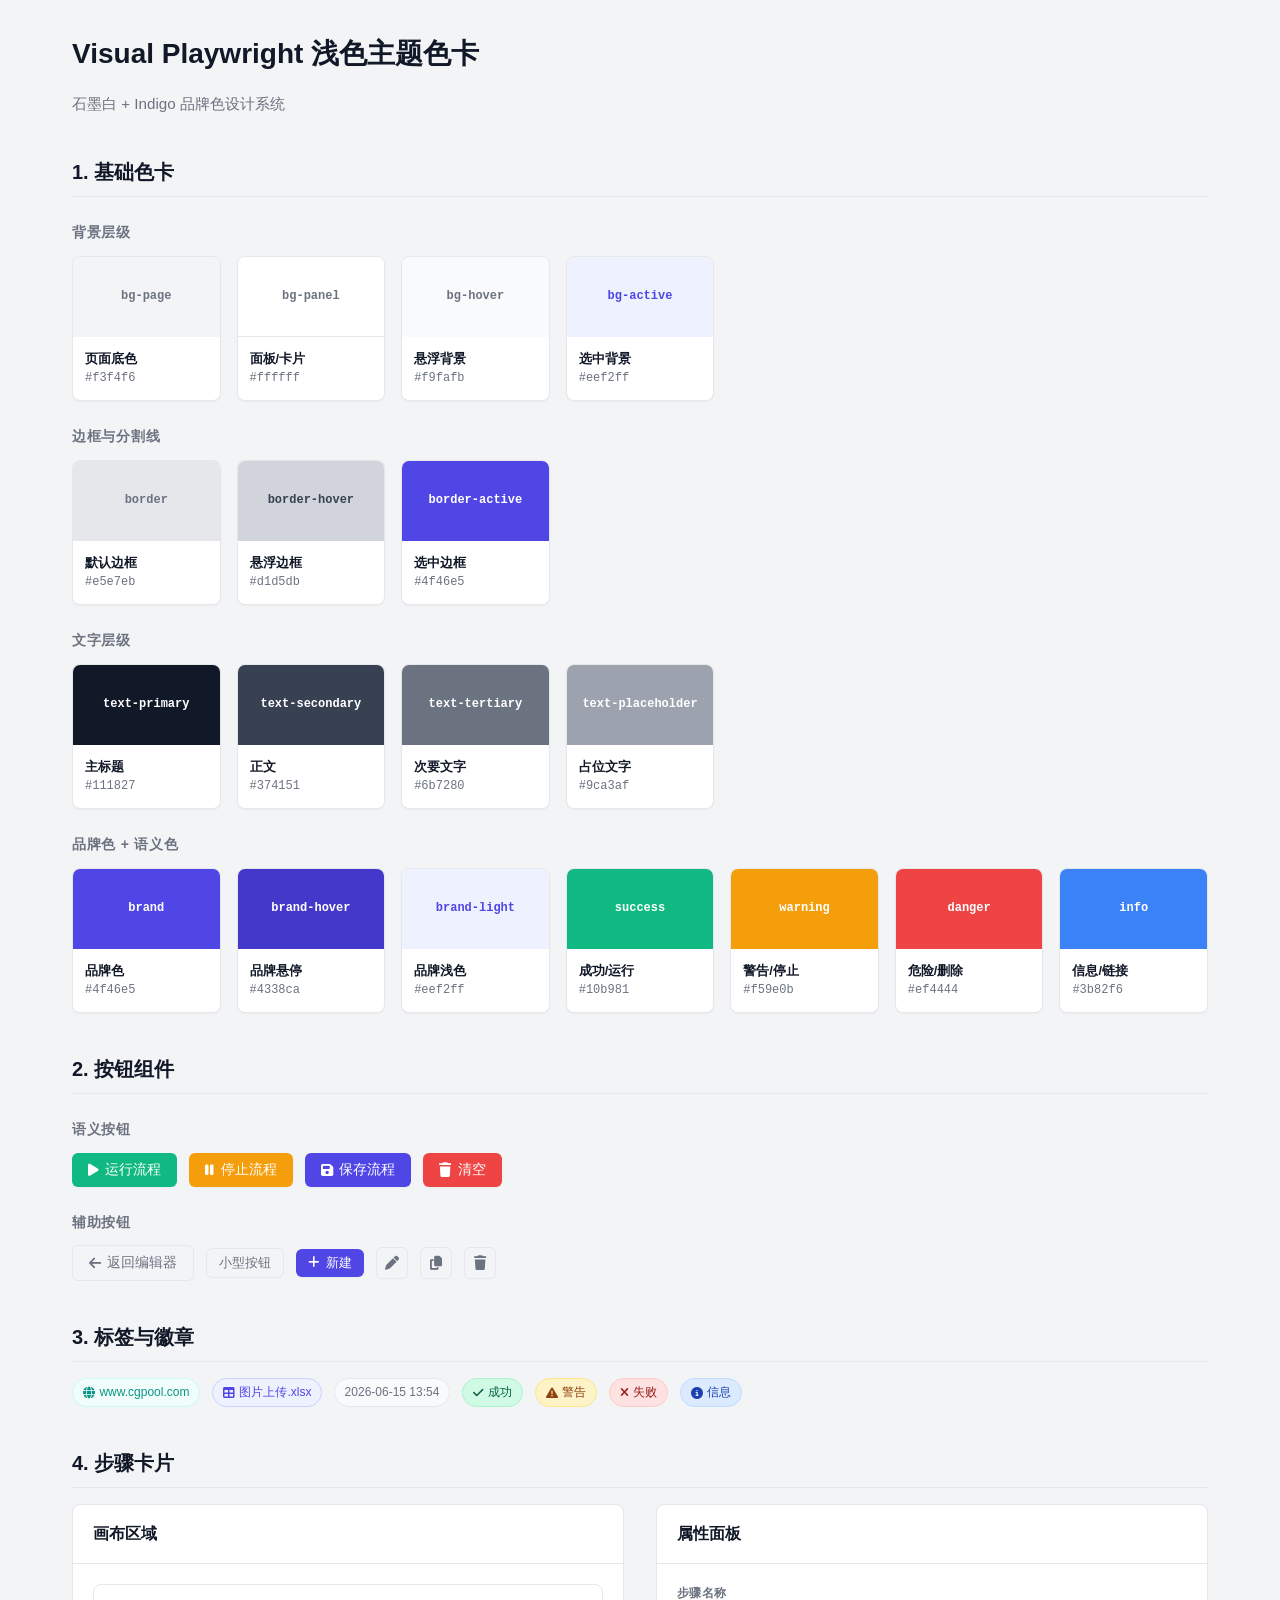
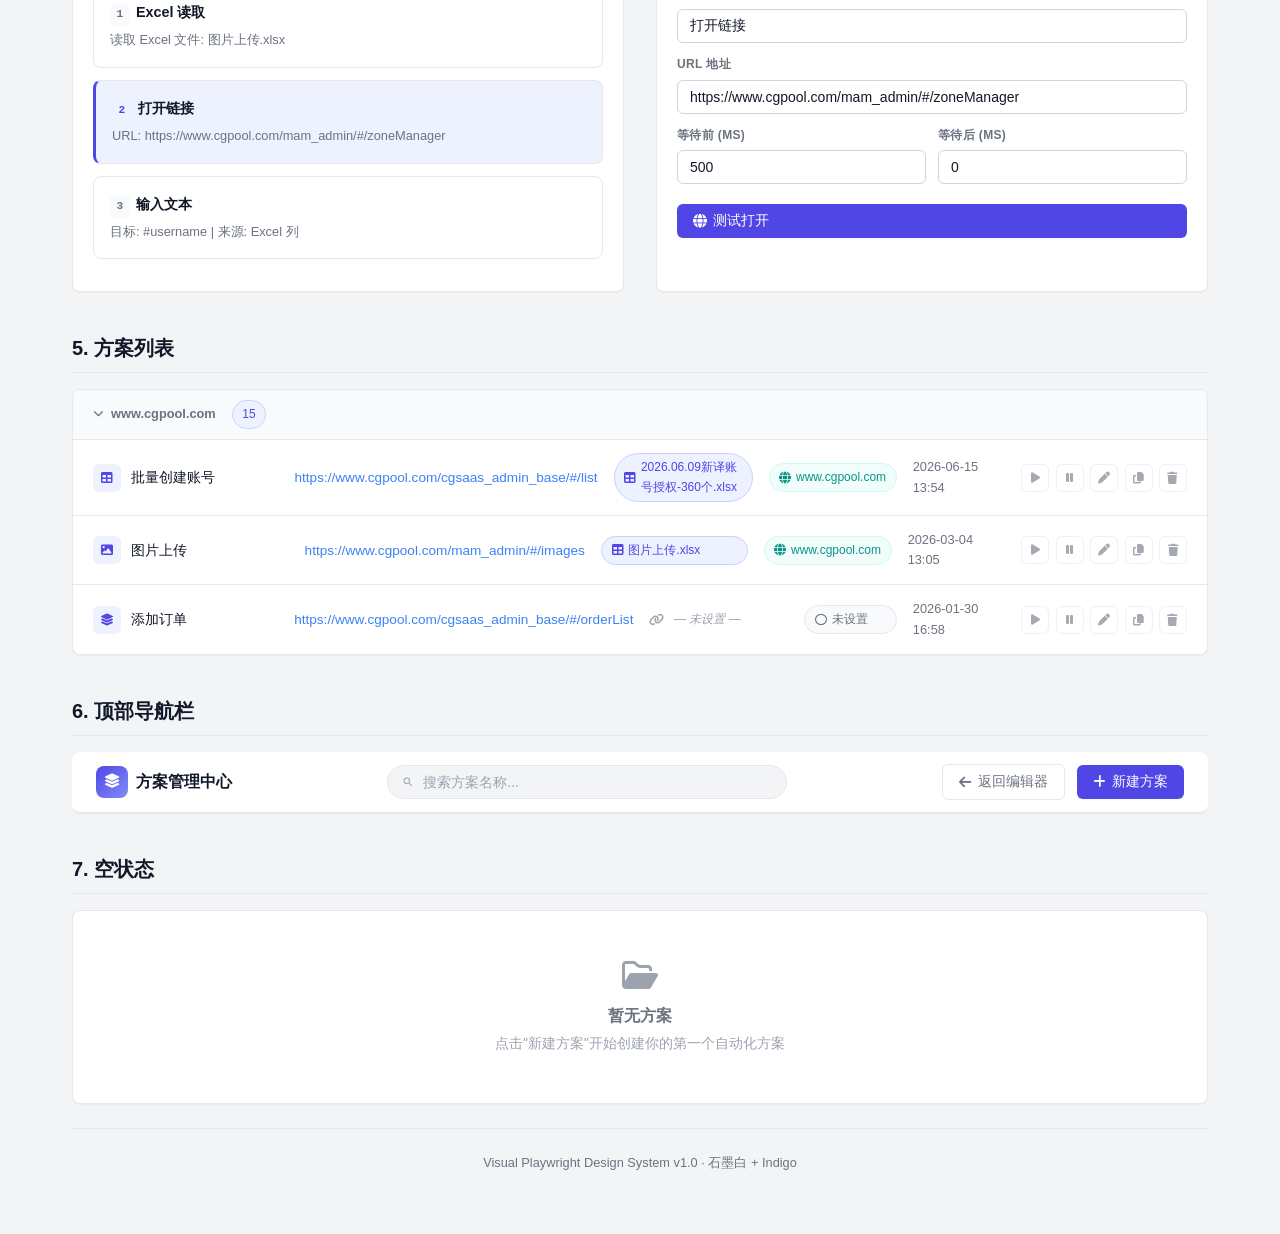
<file: static/color-system.html>
<!DOCTYPE html>
<html lang="zh-CN">
<head>
<meta charset="UTF-8">
<meta name="viewport" content="width=device-width, initial-scale=1.0">
<title>Visual Playwright - 浅色主题色卡预览</title>
<link rel="stylesheet" href="https://cdnjs.cloudflare.com/ajax/libs/font-awesome/6.4.0/css/all.min.css">
<style>
  /* ======== 核心色卡系统 ======== */
  :root {
    /* 基础灰度 */
    --bg-page:    #f3f4f6;
    --bg-panel:   #ffffff;
    --bg-card:    #ffffff;
    --bg-hover:   #f9fafb;
    --bg-active:  #eef2ff;
    --border:     #e5e7eb;
    --border-hover:#d1d5db;
    --border-active:#4f46e5;
    --text-primary:   #111827;
    --text-secondary: #374151;
    --text-tertiary:  #6b7280;
    --text-placeholder:#9ca3af;
    --text-white:     #ffffff;
    --shadow-sm:  0 1px 2px 0 rgba(0,0,0,0.04);
    --shadow-md:  0 1px 3px 0 rgba(0,0,0,0.06), 0 1px 2px -1px rgba(0,0,0,0.06);
    --shadow-lg:  0 4px 6px -1px rgba(0,0,0,0.06), 0 2px 4px -2px rgba(0,0,0,0.06);
    --radius: 8px;

    /* 品牌色 */
    --brand:      #4f46e5;
    --brand-hover:#4338ca;
    --brand-light:#eef2ff;
    --brand-border:#c7d2fe;

    /* 语义色 */
    --success:    #10b981;
    --success-bg: #d1fae5;
    --success-border: #a7f3d0;
    --warning:    #f59e0b;
    --warning-bg: #fef3c7;
    --warning-border: #fde68a;
    --danger:     #ef4444;
    --danger-bg:  #fee2e2;
    --danger-border: #fecaca;
    --info:       #3b82f6;
    --info-bg:    #dbeafe;
    --info-border: #bfdbfe;
  }

  * { box-sizing: border-box; }
  body {
    margin: 0; padding: 0;
    font-family: -apple-system, BlinkMacSystemFont, "Segoe UI", Roboto, Arial, sans-serif;
    background: var(--bg-page);
    color: var(--text-secondary);
    line-height: 1.6;
  }

  .container { max-width: 1200px; margin: 0 auto; padding: 2rem; }
  
  h1 { font-size: 1.75rem; font-weight: 700; color: var(--text-primary); margin: 0 0 0.25rem; }
  h2 { font-size: 1.25rem; font-weight: 600; color: var(--text-primary); margin: 2.5rem 0 1rem; padding-bottom: 0.5rem; border-bottom: 1px solid var(--border); }
  h3 { font-size: 0.875rem; font-weight: 600; color: var(--text-tertiary); text-transform: uppercase; letter-spacing: 0.05em; margin: 1.5rem 0 0.75rem; }
  .subtitle { color: var(--text-tertiary); font-size: 0.95rem; margin-bottom: 2rem; }

  /* ======== 色卡展示 ======== */
  .color-grid { display: grid; grid-template-columns: repeat(auto-fill, minmax(140px, 1fr)); gap: 1rem; }
  .color-swatch { background: var(--bg-card); border: 1px solid var(--border); border-radius: var(--radius); overflow: hidden; box-shadow: var(--shadow-sm); transition: transform 0.15s; }
  .color-swatch:hover { transform: translateY(-2px); box-shadow: var(--shadow-md); }
  .color-swatch .patch { height: 80px; display: flex; align-items: center; justify-content: center; font-size: 0.75rem; font-weight: 600; font-family: monospace; }
  .color-swatch .info { padding: 0.75rem; font-size: 0.8rem; }
  .color-swatch .name { font-weight: 600; color: var(--text-primary); }
  .color-swatch .hex { color: var(--text-tertiary); font-family: monospace; font-size: 0.75rem; }

  /* ======== 按钮展示 ======== */
  .btn-row { display: flex; gap: 0.75rem; flex-wrap: wrap; align-items: center; margin-bottom: 0.5rem; }
  .btn {
    display: inline-flex; align-items: center; gap: 0.4rem;
    padding: 0.5rem 1rem; border-radius: 6px; font-size: 0.875rem; font-weight: 500;
    cursor: pointer; border: none; transition: all 0.15s; white-space: nowrap;
  }
  .btn-primary  { background: var(--brand);       color: var(--text-white); box-shadow: var(--shadow-sm); }
  .btn-primary:hover { background: var(--brand-hover); transform: translateY(-1px); box-shadow: var(--shadow-md); }
  .btn-success  { background: var(--success);     color: var(--text-white); box-shadow: var(--shadow-sm); }
  .btn-success:hover { background: #059669; transform: translateY(-1px); box-shadow: var(--shadow-md); }
  .btn-warning  { background: var(--warning);     color: var(--text-white); box-shadow: var(--shadow-sm); }
  .btn-warning:hover { background: #d97706; transform: translateY(-1px); box-shadow: var(--shadow-md); }
  .btn-danger   { background: var(--danger);      color: var(--text-white); box-shadow: var(--shadow-sm); }
  .btn-danger:hover  { background: #dc2626; transform: translateY(-1px); box-shadow: var(--shadow-md); }
  .btn-ghost    { background: transparent; color: var(--text-tertiary); border: 1px solid var(--border); }
  .btn-ghost:hover { background: var(--bg-hover); border-color: var(--border-hover); color: var(--text-primary); }
  .btn-sm { padding: 0.35rem 0.75rem; font-size: 0.8rem; }
  .btn-icon-btn { width: 32px; height: 32px; padding: 0; justify-content: center; border-radius: 6px; }

  /* ======== 面板/卡片展示 ======== */
  .demo-grid { display: grid; grid-template-columns: 1fr 1fr; gap: 2rem; }
  .demo-panel {
    background: var(--bg-panel); border: 1px solid var(--border); border-radius: var(--radius);
    box-shadow: var(--shadow-sm); overflow: hidden;
  }
  .demo-panel-header { padding: 1rem 1.25rem; border-bottom: 1px solid var(--border); font-weight: 600; color: var(--text-primary); }
  .demo-panel-body { padding: 1.25rem; }

  /* ======== 步骤卡片 ======== */
  .step-card {
    background: var(--bg-card); border: 1px solid var(--border); border-radius: var(--radius);
    padding: 1rem; margin-bottom: 0.75rem; cursor: pointer; transition: all 0.15s; position: relative;
  }
  .step-card:hover { background: var(--bg-hover); border-color: var(--border-hover); }
  .step-card.active { border-left: 3px solid var(--brand); background: var(--bg-active); }
  .step-card .step-title { font-weight: 600; color: var(--text-primary); font-size: 0.9rem; margin-bottom: 0.25rem; }
  .step-card .step-desc { font-size: 0.8rem; color: var(--text-tertiary); }
  .step-card .step-num { display: inline-block; background: var(--bg-hover); color: var(--text-tertiary); font-size: 0.7rem; padding: 0.15rem 0.4rem; border-radius: 4px; font-family: monospace; margin-right: 0.4rem; }
  .step-card.active .step-num { background: var(--brand-light); color: var(--brand); font-weight: 600; }

  /* ======== 输入框 ======== */
  .input-field {
    width: 100%; padding: 0.5rem 0.75rem; border: 1px solid var(--border-hover);
    border-radius: 6px; font-size: 0.875rem; color: var(--text-primary); background: var(--bg-panel);
    transition: all 0.2s; outline: none; margin-bottom: 0.75rem;
  }
  .input-field:focus { border-color: var(--brand); box-shadow: 0 0 0 3px var(--brand-light); }
  .input-field::placeholder { color: var(--text-placeholder); }
  .form-label { display: block; font-size: 0.75rem; font-weight: 600; color: var(--text-tertiary); margin-bottom: 0.35rem; text-transform: uppercase; letter-spacing: 0.03em; }
  .form-row { display: flex; gap: 0.75rem; }
  .form-row .input-field { flex: 1; }

  /* ======== 标签/徽章 ======== */
  .badge { display: inline-flex; align-items: center; gap: 0.3rem; padding: 0.25rem 0.6rem; border-radius: 99px; font-size: 0.75rem; font-weight: 500; }
  .badge-domain { background: #f0fdfa; color: #0d9488; border: 1px solid #ccfbf1; }
  .badge-excel  { background: var(--brand-light); color: var(--brand); border: 1px solid var(--brand-border); }
  .badge-time   { background: var(--bg-hover); color: var(--text-tertiary); border: 1px solid var(--border); }
  .badge-success{ background: var(--success-bg); color: #065f46; border: 1px solid var(--success-border); }
  .badge-warning{ background: var(--warning-bg); color: #92400e; border: 1px solid var(--warning-border); }
  .badge-danger { background: var(--danger-bg); color: #991b1b; border: 1px solid var(--danger-border); }
  .badge-info   { background: var(--info-bg); color: #1e40af; border: 1px solid var(--info-border); }

  /* ======== 表格展示 ======== */
  .table { width: 100%; border-collapse: collapse; font-size: 0.875rem; }
  .table th { text-align: left; padding: 0.75rem 1rem; font-size: 0.75rem; font-weight: 600; color: var(--text-tertiary); text-transform: uppercase; letter-spacing: 0.05em; background: var(--bg-hover); border-bottom: 1px solid var(--border); }
  .table td { padding: 0.85rem 1rem; border-bottom: 1px solid var(--border); color: var(--text-secondary); }
  .table tr:hover td { background: var(--bg-hover); }
  .table tr:last-child td { border-bottom: none; }

  /* ======== 分隔线 ======== */
  .divider { border: none; border-top: 1px solid var(--border); margin: 1.5rem 0; }

  /* ======== 顶部导航栏 ======== */
  .nav-bar { background: var(--bg-panel); border-bottom: 1px solid var(--border); padding: 0.75rem 1.5rem; display: flex; justify-content: space-between; align-items: center; margin-bottom: 2rem; border-radius: var(--radius); box-shadow: var(--shadow-sm); }
  .nav-brand { display: flex; align-items: center; gap: 0.5rem; font-weight: 700; color: var(--text-primary); }
  .nav-brand i { width: 32px; height: 32px; background: linear-gradient(135deg, var(--brand), #818cf8); border-radius: 8px; display: inline-flex; align-items: center; justify-content: center; color: white; font-size: 0.9rem; }
  .nav-search { flex: 1; max-width: 400px; padding: 0.5rem 0.75rem 0.5rem 2.2rem; border: 1px solid var(--border); border-radius: 99px; font-size: 0.875rem; background: var(--bg-page); color: var(--text-primary); outline: none; background-image: url("data:image/svg+xml,%3Csvg xmlns='http://www.w3.org/2000/svg' width='12' height='12' viewBox='0 0 24 24' fill='%239ca3af'%3E%3Cpath d='M15.5 14h-.79l-.28-.27A6.471 6.471 0 0 0 16 9.5 6.5 6.5 0 1 0 9.5 16c1.61 0 3.09-.59 4.23-1.57l.27.28v.79l5 4.99L20.49 19l-4.99-5zm-6 0C7.01 14 5 11.99 5 9.5S7.01 5 9.5 5 14 7.01 14 9.5 11.99 14 9.5 14z'/%3E%3C/svg%3E"); background-repeat: no-repeat; background-position: 0.85rem center; }
  .nav-search:focus { border-color: var(--brand); box-shadow: 0 0 0 3px var(--brand-light); }
  .nav-search::placeholder { color: var(--text-placeholder); }

  /* ======== 列表行 ======== */
  .list-row { display: grid; grid-template-columns: 2fr 2fr 1.5fr 1fr 1fr 1.5fr; gap: 1rem; align-items: center; padding: 0.85rem 1.25rem; border-bottom: 1px solid var(--border); transition: background 0.15s; cursor: pointer; }
  .list-row:hover { background: var(--bg-hover); }
  .list-row:last-child { border-bottom: none; }
  .list-row .name { display: flex; align-items: center; gap: 0.6rem; font-weight: 500; font-size: 0.9rem; color: var(--text-primary); }
  .list-row .name .icon { width: 28px; height: 28px; border-radius: 6px; display: inline-flex; align-items: center; justify-content: center; background: var(--brand-light); color: var(--brand); font-size: 0.75rem; }
  .list-row .url { font-size: 0.85rem; color: var(--text-tertiary); }
  .list-row .url a { color: var(--info); text-decoration: none; }
  .list-row .url a:hover { text-decoration: underline; }
  .list-row .mtime { font-size: 0.8rem; color: var(--text-tertiary); font-variant-numeric: tabular-nums; }
  .list-row .actions { display: flex; justify-content: center; gap: 0.4rem; opacity: 0.6; transition: opacity 0.15s; }
  .list-row:hover .actions { opacity: 1; }
  .list-row .actions button { width: 28px; height: 28px; border-radius: 6px; border: 1px solid var(--border); background: var(--bg-card); color: var(--text-tertiary); font-size: 0.75rem; padding: 0; cursor: pointer; transition: all 0.15s; }
  .list-row .actions button:hover { background: var(--bg-hover); border-color: var(--border-hover); color: var(--text-primary); }
  .list-row .actions button.run:hover { background: var(--success-bg); border-color: var(--success); color: var(--success); }
  .list-row .actions button.stop:hover { background: var(--warning-bg); border-color: var(--warning); color: var(--warning); }
  .list-row .actions button.del:hover { background: var(--danger-bg); border-color: var(--danger); color: var(--danger); }

  /* ======== 分组标题 ======== */
  .group-header { display: flex; align-items: center; gap: 0.5rem; padding: 0.6rem 1.25rem; background: var(--bg-hover); font-size: 0.8rem; font-weight: 600; color: var(--text-tertiary); cursor: pointer; user-select: none; transition: background 0.15s; border-bottom: 1px solid var(--border); }
  .group-header:hover { background: #e5e7eb; }
  .group-header .badge { margin-left: 0.5rem; }
</style>
</head>
<body>

<div class="container">

  <h1>Visual Playwright 浅色主题色卡</h1>
  <p class="subtitle">石墨白 + Indigo 品牌色设计系统</p>

  <!-- ======== 1. 基础色卡 ======== -->
  <h2>1. 基础色卡</h2>
  <h3>背景层级</h3>
  <div class="color-grid">
    <div class="color-swatch">
      <div class="patch" style="background:#f3f4f6;color:#6b7280">bg-page</div>
      <div class="info"><div class="name">页面底色</div><div class="hex">#f3f4f6</div></div>
    </div>
    <div class="color-swatch">
      <div class="patch" style="background:#ffffff;border-bottom:1px solid #e5e7eb;color:#6b7280">bg-panel</div>
      <div class="info"><div class="name">面板/卡片</div><div class="hex">#ffffff</div></div>
    </div>
    <div class="color-swatch">
      <div class="patch" style="background:#f9fafb;color:#6b7280">bg-hover</div>
      <div class="info"><div class="name">悬浮背景</div><div class="hex">#f9fafb</div></div>
    </div>
    <div class="color-swatch">
      <div class="patch" style="background:#eef2ff;color:#4f46e5">bg-active</div>
      <div class="info"><div class="name">选中背景</div><div class="hex">#eef2ff</div></div>
    </div>
  </div>

  <h3>边框与分割线</h3>
  <div class="color-grid">
    <div class="color-swatch">
      <div class="patch" style="background:#e5e7eb;color:#6b7280">border</div>
      <div class="info"><div class="name">默认边框</div><div class="hex">#e5e7eb</div></div>
    </div>
    <div class="color-swatch">
      <div class="patch" style="background:#d1d5db;color:#374151">border-hover</div>
      <div class="info"><div class="name">悬浮边框</div><div class="hex">#d1d5db</div></div>
    </div>
    <div class="color-swatch">
      <div class="patch" style="background:#4f46e5;color:#fff">border-active</div>
      <div class="info"><div class="name">选中边框</div><div class="hex">#4f46e5</div></div>
    </div>
  </div>

  <h3>文字层级</h3>
  <div class="color-grid">
    <div class="color-swatch">
      <div class="patch" style="background:#111827;color:#fff">text-primary</div>
      <div class="info"><div class="name">主标题</div><div class="hex">#111827</div></div>
    </div>
    <div class="color-swatch">
      <div class="patch" style="background:#374151;color:#fff">text-secondary</div>
      <div class="info"><div class="name">正文</div><div class="hex">#374151</div></div>
    </div>
    <div class="color-swatch">
      <div class="patch" style="background:#6b7280;color:#fff">text-tertiary</div>
      <div class="info"><div class="name">次要文字</div><div class="hex">#6b7280</div></div>
    </div>
    <div class="color-swatch">
      <div class="patch" style="background:#9ca3af;color:#fff">text-placeholder</div>
      <div class="info"><div class="name">占位文字</div><div class="hex">#9ca3af</div></div>
    </div>
  </div>

  <h3>品牌色 + 语义色</h3>
  <div class="color-grid">
    <div class="color-swatch">
      <div class="patch" style="background:#4f46e5;color:#fff">brand</div>
      <div class="info"><div class="name">品牌色</div><div class="hex">#4f46e5</div></div>
    </div>
    <div class="color-swatch">
      <div class="patch" style="background:#4338ca;color:#fff">brand-hover</div>
      <div class="info"><div class="name">品牌悬停</div><div class="hex">#4338ca</div></div>
    </div>
    <div class="color-swatch">
      <div class="patch" style="background:#eef2ff;color:#4f46e5">brand-light</div>
      <div class="info"><div class="name">品牌浅色</div><div class="hex">#eef2ff</div></div>
    </div>
    <div class="color-swatch">
      <div class="patch" style="background:#10b981;color:#fff">success</div>
      <div class="info"><div class="name">成功/运行</div><div class="hex">#10b981</div></div>
    </div>
    <div class="color-swatch">
      <div class="patch" style="background:#f59e0b;color:#fff">warning</div>
      <div class="info"><div class="name">警告/停止</div><div class="hex">#f59e0b</div></div>
    </div>
    <div class="color-swatch">
      <div class="patch" style="background:#ef4444;color:#fff">danger</div>
      <div class="info"><div class="name">危险/删除</div><div class="hex">#ef4444</div></div>
    </div>
    <div class="color-swatch">
      <div class="patch" style="background:#3b82f6;color:#fff">info</div>
      <div class="info"><div class="name">信息/链接</div><div class="hex">#3b82f6</div></div>
    </div>
  </div>

  <!-- ======== 2. 按钮 ======== -->
  <h2>2. 按钮组件</h2>
  <h3>语义按钮</h3>
  <div class="btn-row">
    <button class="btn btn-success"><i class="fa-solid fa-play"></i> 运行流程</button>
    <button class="btn btn-warning"><i class="fa-solid fa-pause"></i> 停止流程</button>
    <button class="btn btn-primary"><i class="fa-solid fa-floppy-disk"></i> 保存流程</button>
    <button class="btn btn-danger"><i class="fa-solid fa-trash"></i> 清空</button>
  </div>

  <h3>辅助按钮</h3>
  <div class="btn-row">
    <button class="btn btn-ghost"><i class="fa-solid fa-arrow-left"></i> 返回编辑器</button>
    <button class="btn btn-ghost btn-sm">小型按钮</button>
    <button class="btn btn-primary btn-sm"><i class="fa-solid fa-plus"></i> 新建</button>
    <button class="btn btn-ghost btn-icon-btn"><i class="fa-solid fa-pen"></i></button>
    <button class="btn btn-ghost btn-icon-btn"><i class="fa-solid fa-copy"></i></button>
    <button class="btn btn-ghost btn-icon-btn"><i class="fa-solid fa-trash"></i></button>
  </div>

  <!-- ======== 3. 标签/徽章 ======== -->
  <h2>3. 标签与徽章</h2>
  <div class="btn-row">
    <span class="badge badge-domain"><i class="fa-solid fa-globe"></i> www.cgpool.com</span>
    <span class="badge badge-excel"><i class="fa-solid fa-table"></i> 图片上传.xlsx</span>
    <span class="badge badge-time">2026-06-15 13:54</span>
    <span class="badge badge-success"><i class="fa-solid fa-check"></i> 成功</span>
    <span class="badge badge-warning"><i class="fa-solid fa-triangle-exclamation"></i> 警告</span>
    <span class="badge badge-danger"><i class="fa-solid fa-xmark"></i> 失败</span>
    <span class="badge badge-info"><i class="fa-solid fa-circle-info"></i> 信息</span>
  </div>

  <!-- ======== 4. 步骤卡片 ======== -->
  <h2>4. 步骤卡片</h2>
  <div class="demo-grid">
    <div class="demo-panel">
      <div class="demo-panel-header">画布区域</div>
      <div class="demo-panel-body">
        <div class="step-card">
          <div class="step-title"><span class="step-num">1</span>Excel 读取</div>
          <div class="step-desc">读取 Excel 文件: 图片上传.xlsx</div>
        </div>
        <div class="step-card active">
          <div class="step-title"><span class="step-num">2</span>打开链接</div>
          <div class="step-desc">URL: https://www.cgpool.com/mam_admin/#/zoneManager</div>
        </div>
        <div class="step-card">
          <div class="step-title"><span class="step-num">3</span>输入文本</div>
          <div class="step-desc">目标: #username | 来源: Excel 列</div>
        </div>
      </div>
    </div>
    <div class="demo-panel">
      <div class="demo-panel-header">属性面板</div>
      <div class="demo-panel-body">
        <label class="form-label">步骤名称</label>
        <input class="input-field" value="打开链接" />
        <label class="form-label">URL 地址</label>
        <input class="input-field" value="https://www.cgpool.com/mam_admin/#/zoneManager" />
        <div class="form-row">
          <div style="flex:1">
            <label class="form-label">等待前 (ms)</label>
            <input class="input-field" value="500" />
          </div>
          <div style="flex:1">
            <label class="form-label">等待后 (ms)</label>
            <input class="input-field" value="0" />
          </div>
        </div>
        <button class="btn btn-primary" style="width:100%;margin-top:0.5rem"><i class="fa-solid fa-globe"></i> 测试打开</button>
      </div>
    </div>
  </div>

  <!-- ======== 5. 列表展示 ======== -->
  <h2>5. 方案列表</h2>
  <div class="demo-panel">
    <div class="group-header">
      <i class="fa-solid fa-chevron-down" style="font-size:0.65rem"></i>
      <span>www.cgpool.com</span>
      <span class="badge badge-excel">15</span>
    </div>
    <div class="list-row">
      <span class="name"><span class="icon"><i class="fa-solid fa-table"></i></span>批量创建账号</span>
      <span class="url"><a href="#">https://www.cgpool.com/cgsaas_admin_base/#/list</a></span>
      <span class="badge badge-excel"><i class="fa-solid fa-table"></i> 2026.06.09新译账号授权-360个.xlsx</span>
      <span class="badge badge-domain"><i class="fa-solid fa-globe"></i> www.cgpool.com</span>
      <span class="mtime">2026-06-15 13:54</span>
      <span class="actions">
        <button class="run" title="运行"><i class="fa-solid fa-play"></i></button>
        <button class="stop" title="停止"><i class="fa-solid fa-pause"></i></button>
        <button title="重命名"><i class="fa-solid fa-pen"></i></button>
        <button title="复制"><i class="fa-solid fa-copy"></i></button>
        <button class="del" title="删除"><i class="fa-solid fa-trash"></i></button>
      </span>
    </div>
    <div class="list-row">
      <span class="name"><span class="icon"><i class="fa-solid fa-image"></i></span>图片上传</span>
      <span class="url"><a href="#">https://www.cgpool.com/mam_admin/#/images</a></span>
      <span class="badge badge-excel"><i class="fa-solid fa-table"></i> 图片上传.xlsx</span>
      <span class="badge badge-domain"><i class="fa-solid fa-globe"></i> www.cgpool.com</span>
      <span class="mtime">2026-03-04 13:05</span>
      <span class="actions">
        <button class="run" title="运行"><i class="fa-solid fa-play"></i></button>
        <button class="stop" title="停止"><i class="fa-solid fa-pause"></i></button>
        <button title="重命名"><i class="fa-solid fa-pen"></i></button>
        <button title="复制"><i class="fa-solid fa-copy"></i></button>
        <button class="del" title="删除"><i class="fa-solid fa-trash"></i></button>
      </span>
    </div>
    <div class="list-row">
      <span class="name"><span class="icon"><i class="fa-solid fa-layer-group"></i></span>添加订单</span>
      <span class="url"><a href="#">https://www.cgpool.com/cgsaas_admin_base/#/orderList</a></span>
      <span class="badge badge-time" style="background:transparent;border:none;padding:0"><i class="fa-solid fa-link" style="margin-right:0.3rem;color:var(--text-placeholder)"></i><span style="color:var(--text-placeholder);font-style:italic">— 未设置 —</span></span>
      <span class="badge badge-domain" style="background:var(--bg-hover);color:var(--text-tertiary);border-color:var(--border)"><i class="fa-regular fa-circle"></i> 未设置</span>
      <span class="mtime">2026-01-30 16:58</span>
      <span class="actions">
        <button class="run" title="运行"><i class="fa-solid fa-play"></i></button>
        <button class="stop" title="停止"><i class="fa-solid fa-pause"></i></button>
        <button title="重命名"><i class="fa-solid fa-pen"></i></button>
        <button title="复制"><i class="fa-solid fa-copy"></i></button>
        <button class="del" title="删除"><i class="fa-solid fa-trash"></i></button>
      </span>
    </div>
  </div>

  <!-- ======== 6. 顶部导航 ======== -->
  <h2>6. 顶部导航栏</h2>
  <div class="nav-bar">
    <span class="nav-brand"><i class="fa-solid fa-layer-group"></i> 方案管理中心</span>
    <input class="nav-search" placeholder="搜索方案名称..." />
    <div class="btn-row" style="margin:0">
      <button class="btn btn-ghost"><i class="fa-solid fa-arrow-left"></i> 返回编辑器</button>
      <button class="btn btn-primary"><i class="fa-solid fa-plus"></i> 新建方案</button>
    </div>
  </div>

  <!-- ======== 7. 空状态 ======== -->
  <h2>7. 空状态</h2>
  <div class="demo-panel" style="text-align:center;padding:3rem">
    <i class="fa-regular fa-folder-open" style="font-size:2rem;color:var(--text-placeholder);margin-bottom:0.75rem;display:block"></i>
    <div style="font-weight:600;color:var(--text-tertiary);margin-bottom:0.25rem">暂无方案</div>
    <div style="font-size:0.875rem;color:var(--text-placeholder)">点击"新建方案"开始创建你的第一个自动化方案</div>
  </div>

  <hr class="divider">
  <p style="text-align:center;color:var(--text-tertiary);font-size:0.8rem;margin-bottom:2rem">
    Visual Playwright Design System v1.0 · 石墨白 + Indigo
  </p>

</div>

</body>
</html>
</file>
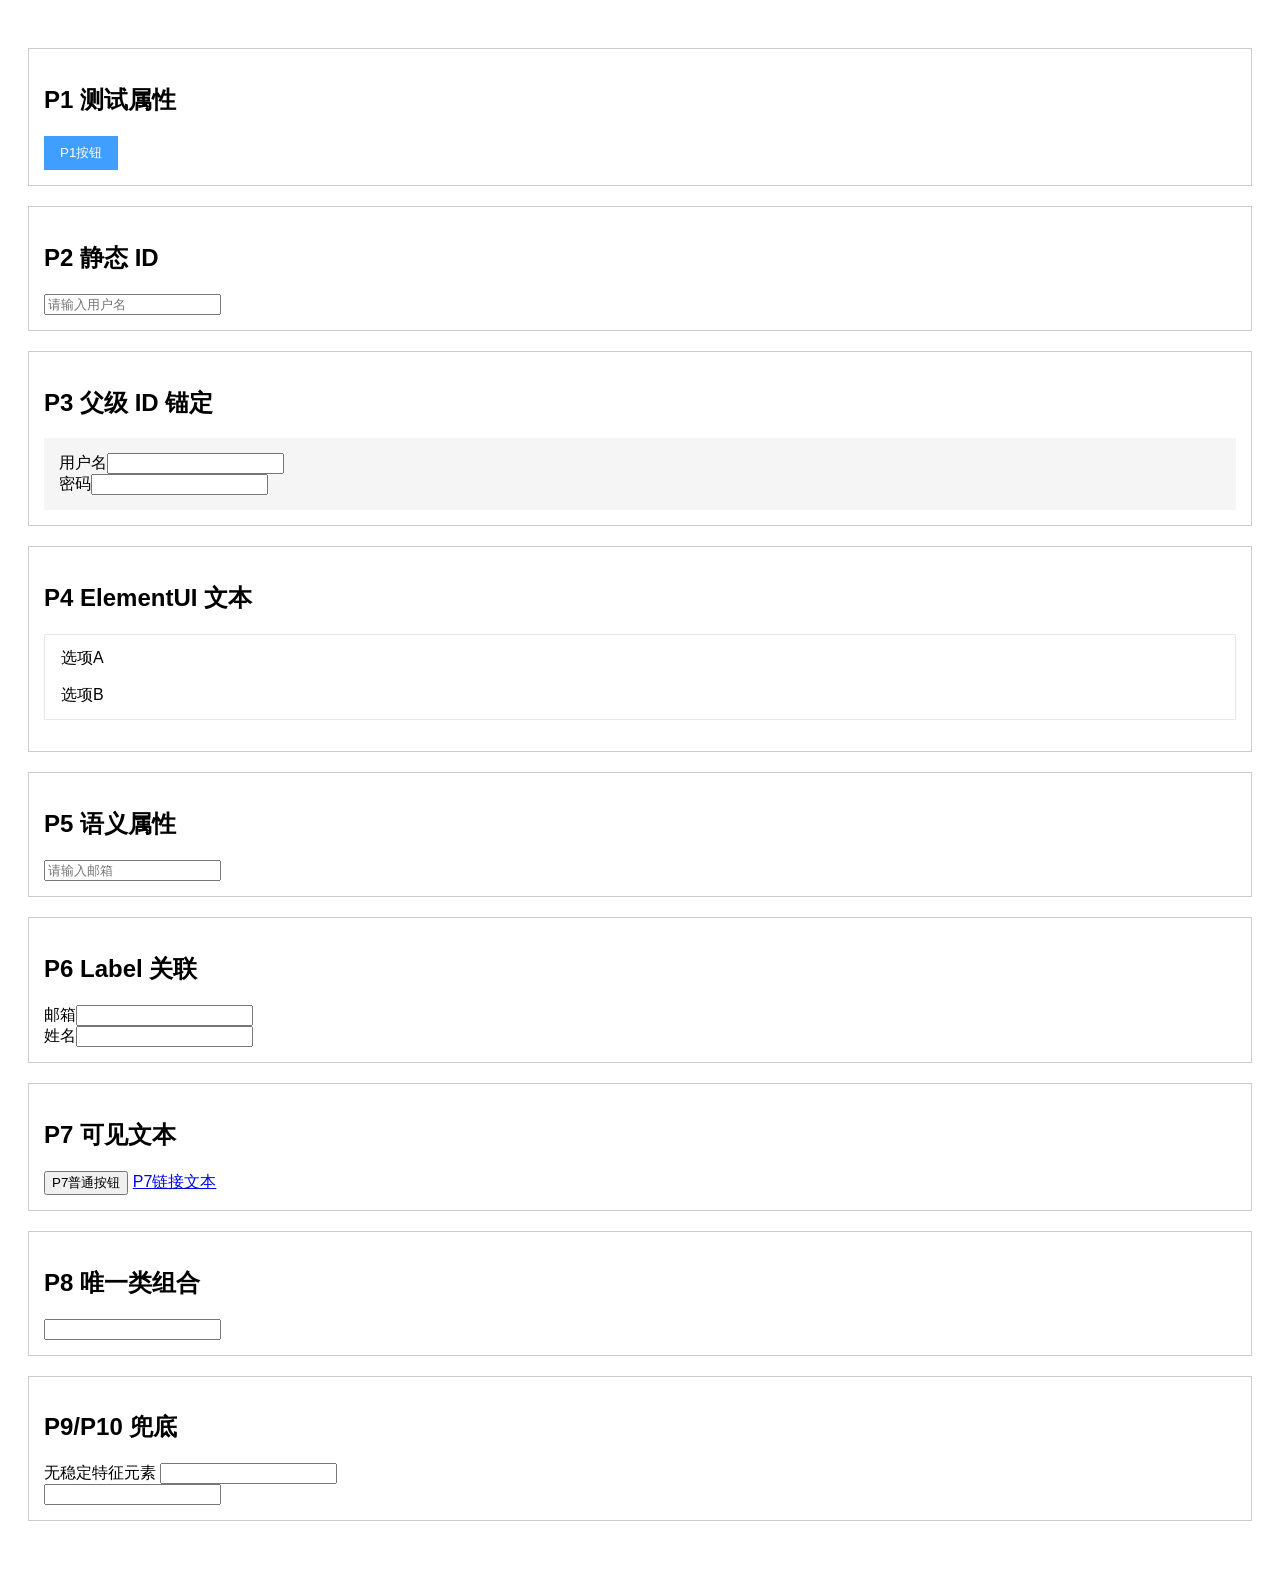
<file: static/picker-test.html>
<!DOCTYPE html>
<html lang="zh-CN">
<head>
    <meta charset="UTF-8">
    <title>Picker Test Page</title>
    <style>
        body { font-family: sans-serif; padding: 20px; }
        .section { margin: 20px 0; padding: 15px; border: 1px solid #ccc; }
        .login-panel { background: #f5f5f5; padding: 15px; }
        .submit-btn { background: #409eff; color: white; padding: 8px 16px; border: none; cursor: pointer; }
        .el-select-dropdown { border: 1px solid #e4e7ed; padding: 5px 0; }
        .el-select-dropdown__item { padding: 8px 16px; cursor: pointer; list-style: none; }
        .el-select-dropdown__item:hover { background: #f5f7fa; }
    </style>
</head>
<body>
    <div class="section">
        <h2>P1 测试属性</h2>
        <button data-testid="submit-order" class="submit-btn">P1按钮</button>
    </div>

    <div class="section">
        <h2>P2 静态 ID</h2>
        <input id="username" type="text" placeholder="请输入用户名">
    </div>

    <div class="section">
        <h2>P3 父级 ID 锚定</h2>
        <div id="login-form" class="login-panel">
            <div><span>用户名</span><input type="text" class="user-text"></div>
            <div><span>密码</span><input type="password" class="pwd-text"></div>
        </div>
    </div>

    <div class="section">
        <h2>P4 ElementUI 文本</h2>
        <ul class="el-select-dropdown">
            <li class="el-select-dropdown__item">选项A</li>
            <li class="el-select-dropdown__item">选项B</li>
        </ul>
    </div>

    <div class="section">
        <h2>P5 语义属性</h2>
        <input type="text" name="email" placeholder="请输入邮箱">
    </div>

    <div class="section">
        <h2>P6 Label 关联</h2>
        <div id="form-section">
            <div><label for="dynamic-1">邮箱</label><input type="text" id="dynamic-1"></div>
            <div><span>姓名</span><input type="text" id="dynamic-2"></div>
        </div>
    </div>

    <div class="section">
        <h2>P7 可见文本</h2>
        <button>P7普通按钮</button>
        <a href="#">P7链接文本</a>
    </div>

    <div class="section">
        <h2>P8 唯一类组合</h2>
        <div class="register-panel custom-box">
            <input type="text" class="form-input username-field">
        </div>
    </div>

    <div class="section">
        <h2>P9/P10 兜底</h2>
        <div>
            <span>无稳定特征元素</span>
            <input type="text">
        </div>
        <div>
            <b></b>
            <input type="text">
        </div>
    </div>

    <script>
        document.getElementById('dynamic-1').id = 'el-input-' + (1000 + Math.floor(Math.random() * 9000));
        document.getElementById('dynamic-2').id = 'el-input-' + (1000 + Math.floor(Math.random() * 9000));
    </script>
</body>
</html>
</file>
